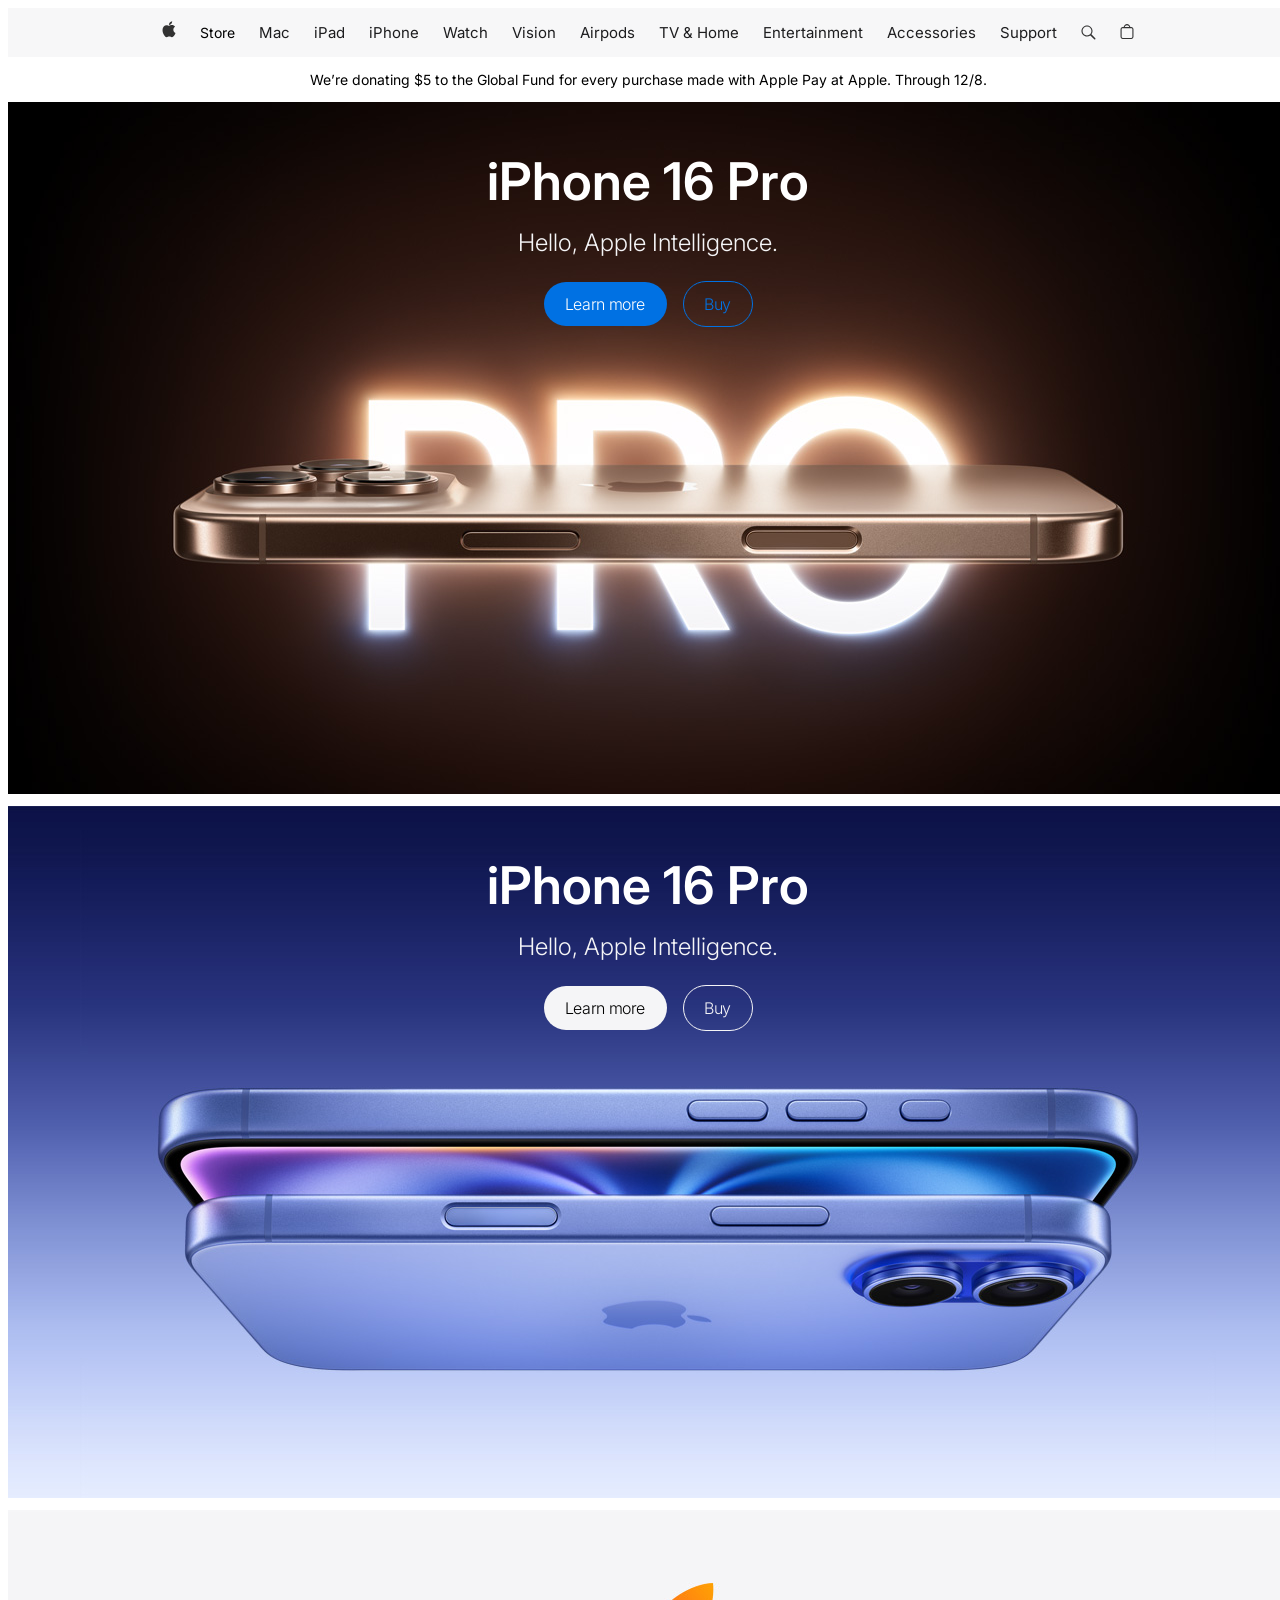
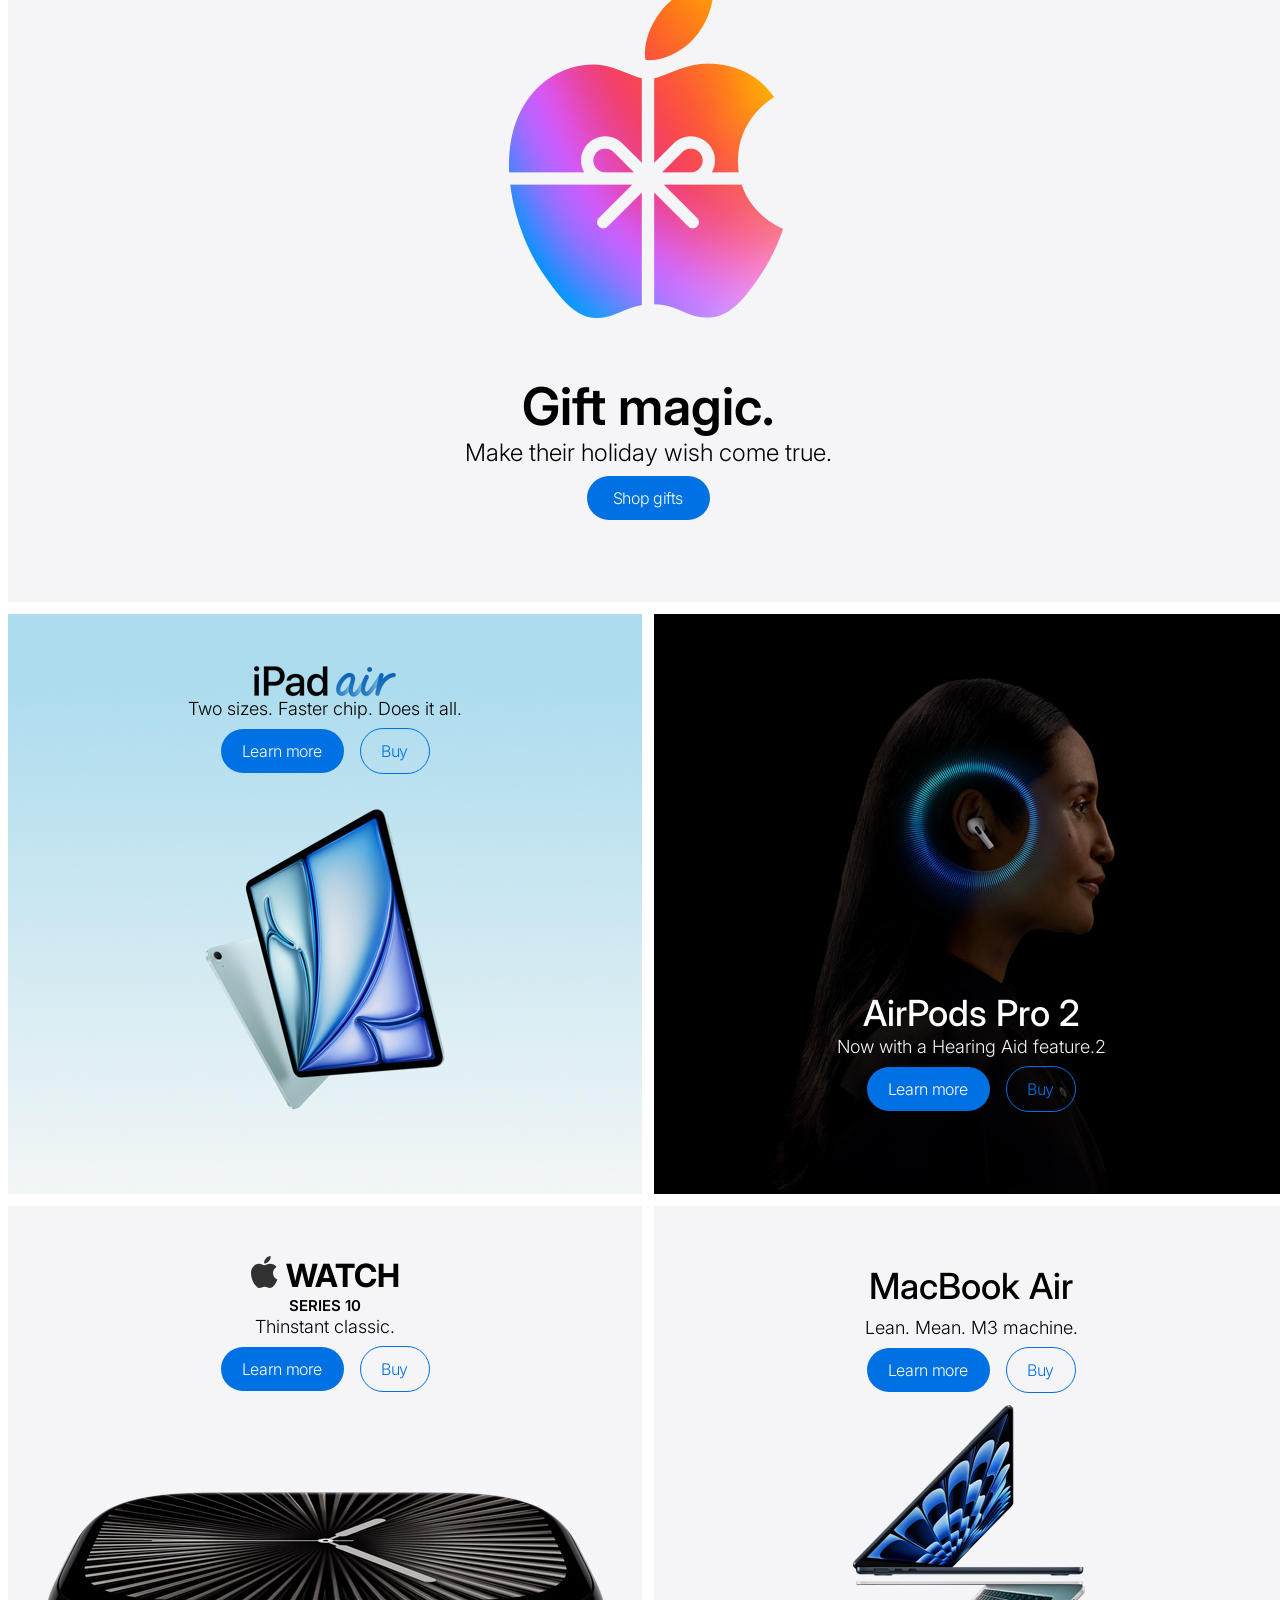
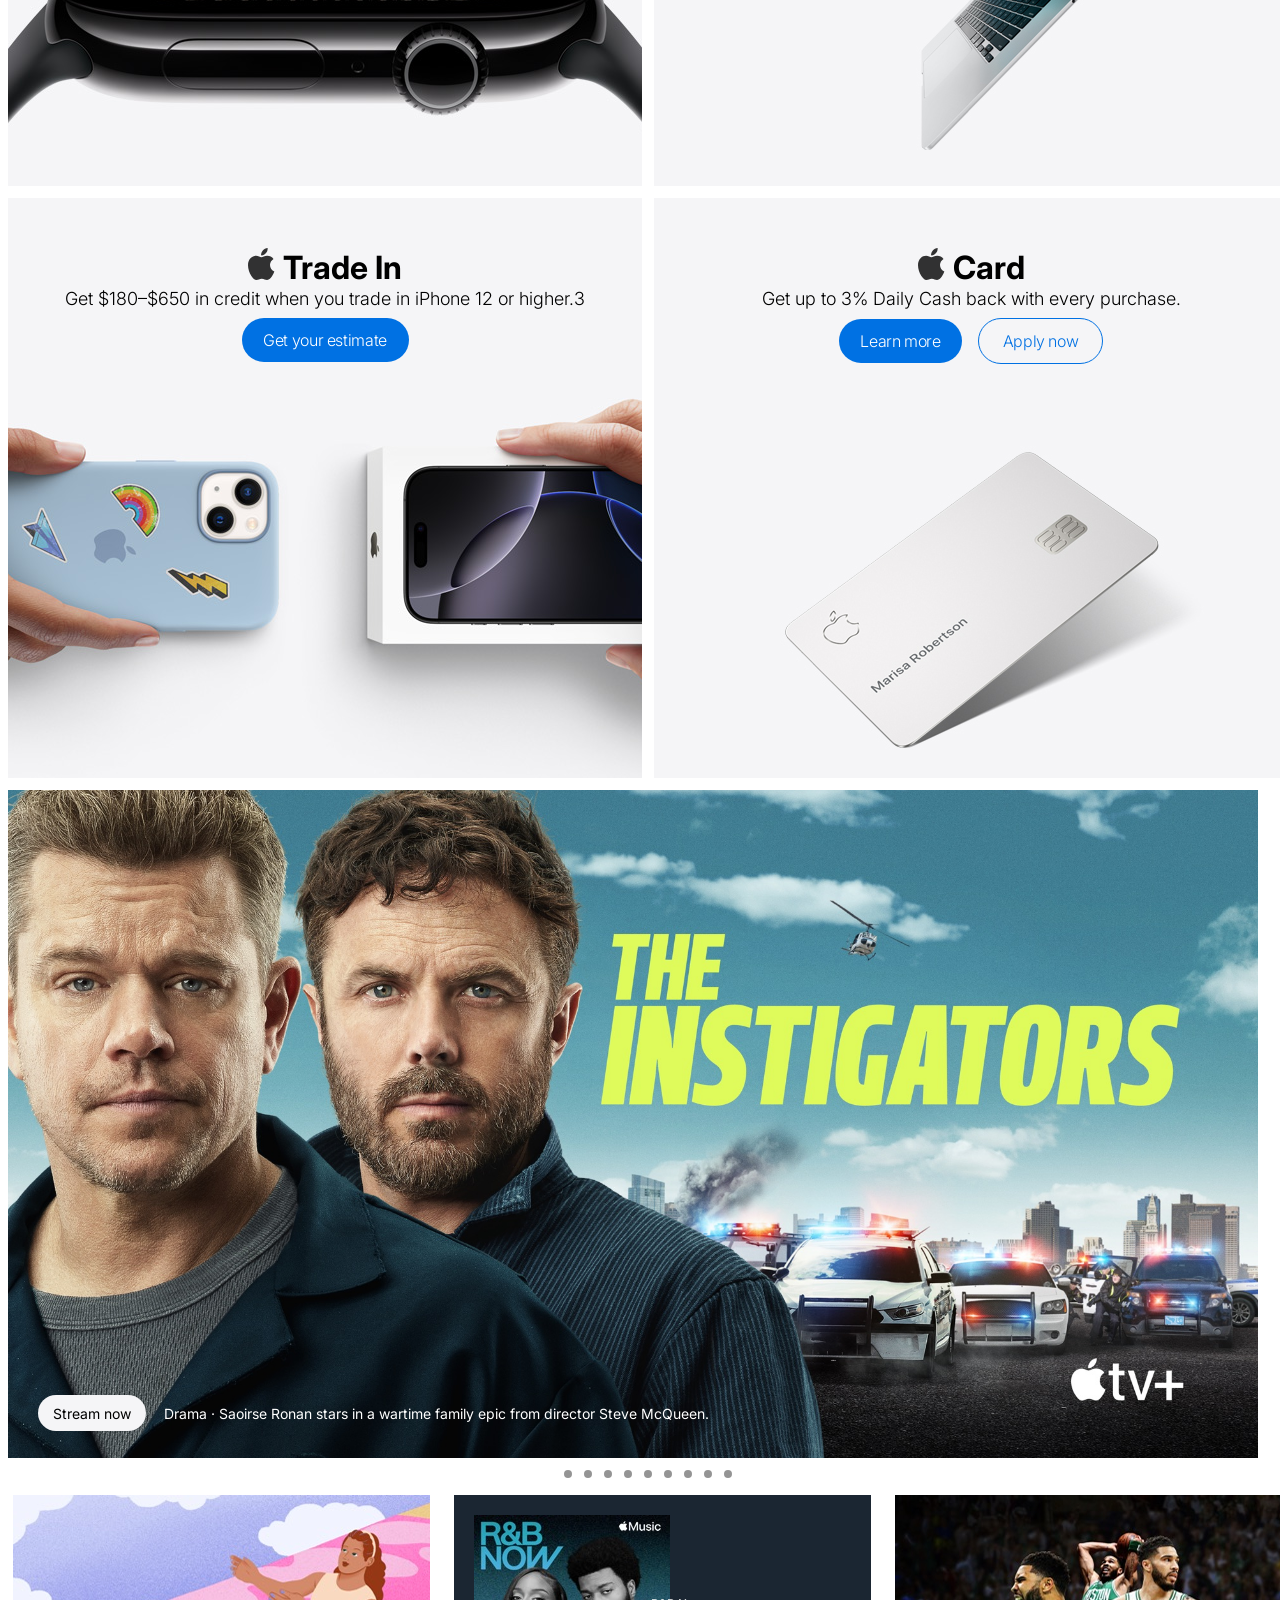
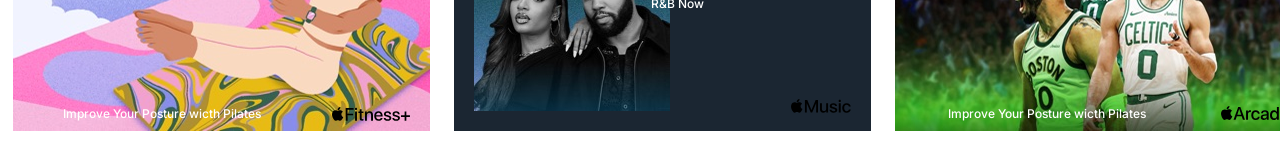
<file: index.html>
<!doctype html>
<html lang="en">
  <head>
    <meta charset="UTF-8" />
    <meta name="viewport" content="width=device-width, initial-scale=1.0" />
    <title>Document</title>
    <link rel="stylesheet" href="./Apple.css" />
    <link
      href="https://fonts.googleapis.com/css2?family=Bebas+Neue&family=Inter:ital,opsz,wght@0,14..32,100..900;1,14..32,100..900&family=Montserrat:ital,wght@0,100..900;1,100..900&family=Roboto:ital,wght@0,100..900;1,100..900&display=swap"
      rel="stylesheet"
    />
    <style></style>
  </head>
  <body>
    <div class="nav">
      <div class="logo">
        <img src="./logo.svg" />
      </div>
      <div class="navitem">
        <a href="./Store.html" target="_blank">Store</a>
        <p>Mac</p>
        <p>iPad</p>
        <p>iPhone</p>
        <p>Watch</p>
        <p>Vision</p>
        <p>Airpods</p>
        <p>TV & Home</p>
        <p>Entertainment</p>
        <p>Accessories</p>
        <p>Support</p>
      </div>
      <div class="navicon">
        <img src="./search.svg" />
        <img src="./store.svg" />
        <img src="./menu.svg" class="menu" />
      </div>
    </div>
    <div class="header">
      <p>
        We’re donating $5 to the Global Fund for every purchase made with
        Apple Pay at Apple. Through 12/8.
      </p>
    </div>
    <div class="main">
      <div class="section sec1">
        <div style="gap: 16px" class="content">
          <h2>iPhone 16 Pro</h2>
          <p>Hello, Apple Intelligence.</p>
          <div class="button">
            <div class="learn">Learn more</div>
            <div class="buy">Buy</div>
          </div>
        </div>
      </div>
      <div class="section sec11">
        <div class="content padding1">
          <h2>iPhone 16 Pro</h2>
          <p>Hello, Apple Intelligence.</p>
          <div class="button">
            <div class="learn">Learn more</div>
            <div class="buy">Buy</div>
          </div>
        </div>
      </div>
      <div class="section sec2">
        <div style="gap: 16px" class="content start">
          <h2>iPhone 16 Pro</h2>
          <p>Hello, Apple Intelligence.</p>
          <div class="button">
            <div
              style="background-color: #f5f5f7; color: #000000"
              class="learn"
            >
              Learn more
            </div>
            <div style="border-color: #f5f5f7; color: #f5f5f7" class="buy">
              Buy
            </div>
          </div>
        </div>
      </div>
      <div class="section sec21">
        <div class="content">
          <h2>iPhone 16 Pro</h2>
          <p>Hello, Apple Intelligence.</p>
          <div class="button">
            <div class="learn">Learn more</div>
            <div class="buy">Buy</div>
          </div>
        </div>
      </div>
      <div class="section sec3">
        <div class="content padding1">
          <h2 style="color: black">Gift magic.</h2>
          <p style="color: black">Make their holiday wish come true.</p>
          <div class="button">
            <div class="learn">Shop gifts</div>
          </div>
        </div>
      </div>
      <div class="sec4">
        <div class="sec41 s">
          <div class="content">
            <img src="./ipad.png" />
            <p style="font-size: 18px; color: #000000">
              Two sizes. Faster chip. Does it all.
            </p>
            <div class="button">
              <div class="learn">Learn more</div>
              <div class="buy">Buy</div>
            </div>
          </div>
        </div>
        <div class="sec42 s">
          <div class="content padding1">
            <h3 style="margin: 0; font-size: 36px; font-weight: 500">
              AirPods Pro 2
            </h3>
            <p style="font-size: 18px; font-weight: 300">
              Now with a Hearing Aid feature.2
            </p>
            <div class="button">
              <div style="background-color: #0071e3" class="learn">
                Learn more
              </div>
              <div style="border-color: #0071e3" class="buy">Buy</div>
            </div>
          </div>
        </div>
      </div>
      <div class="sec5">
        <div class="sec51 s">
          <div class="content content51">
            <div class="apple">
              <img src="./apple.svg" />
              <p>WATCH</p>
            </div>
            <p class="series">SERIES 10</p>
            <p style="font-size: 18px; color: #000000">Thinstant classic.</p>
            <div class="button">
              <div class="learn">Learn more</div>
              <div class="buy">Buy</div>
            </div>
          </div>
        </div>
        <div class="sec52 s">
          <div class="content content52">
            <h2 style="font-size: 36px; font-weight: 500; color: #000000">
              MacBook Air
            </h2>
            <p style="font-size: 18px; font-weight: 300; color: #000000">
              Lean. Mean. M3 machine.
            </p>
            <div class="button">
              <div class="learn">Learn more</div>
              <div class="buy">Buy</div>
            </div>
          </div>
        </div>
      </div>
      <div class="sec6">
        <div class="sec61 s">
          <div class="content content61">
            <div class="apple">
              <img src="./apple.svg" />
              <p>Trade In</p>
            </div>

            <p style="font-size: 18px; font-weight: 300; color: #000000">
              Get $180–$650 in credit when you trade in iPhone 12 or higher.3
            </p>
            <div class="button">
              <div style="width: 167px; height: 44px" class="learn">
                Get your estimate
              </div>
            </div>
          </div>
        </div>
        <div class="sec62 s">
          <div class="content content62">
            <div class="apple">
              <img src="./apple.svg" />
              <p>Card</p>
            </div>

            <p style="font-size: 18px; font-weight: 300; color: #000000">
              Get up to 3% Daily Cash back with every purchase.
            </p>
            <div class="button">
              <div class="learn">Learn more</div>
              <div style="width: 123px; height: 44px" class="buy">
                Apply now
              </div>
            </div>
          </div>
        </div>
      </div>
      <div class="scroll-area">
        <div id="movie1" class="movie m1">
          <div class="text">
            <div class="stream">Stream now</div>
            <div class="drama">
              Drama · Saoirse Ronan stars in a wartime family epic from director
              Steve McQueen.
            </div>
          </div>
        </div>
        <div id="movie2" class="movie m2">
          <div class="text">
            <div class="stream">Stream now</div>
            <div class="drama">
              Drama · Saoirse Ronan stars in a wartime family epic from director
              Steve McQueen.
            </div>
          </div>
        </div>
        <div id="movie3" class="movie m3">
          <div class="text">
            <div class="stream">Stream now</div>
            <div class="drama">
              Drama · Saoirse Ronan stars in a wartime family epic from director
              Steve McQueen.
            </div>
          </div>
        </div>
        <div id="movie4" class="movie m4">
          <div class="text">
            <div class="stream">Stream now</div>
            <div class="drama">
              Drama · Saoirse Ronan stars in a wartime family epic from director
              Steve McQueen.
            </div>
          </div>
        </div>
        <div id="movie5" class="movie m5">
          <div class="text">
            <div class="stream">Stream now</div>
            <div class="drama">
              Drama · Saoirse Ronan stars in a wartime family epic from director
              Steve McQueen.
            </div>
          </div>
        </div>
        <div id="movie6" class="movie m6">
          <div class="text">
            <div class="stream">Stream now</div>
            <div class="drama">
              Drama · Saoirse Ronan stars in a wartime family epic from director
              Steve McQueen.
            </div>
          </div>
        </div>
        <div id="movie7" class="movie m7">
          <div class="text">
            <div class="stream">Stream now</div>
            <div class="drama">
              Drama · Saoirse Ronan stars in a wartime family epic from director
              Steve McQueen.
            </div>
          </div>
        </div>
        <div id="movie8" class="movie m8">
          <div class="text">
            <div class="stream">Stream now</div>
            <div class="drama">
              Drama · Saoirse Ronan stars in a wartime family epic from director
              Steve McQueen.
            </div>
          </div>
        </div>
        <div id="movie9" class="movie m9">
          <div class="text">
            <div class="stream">Stream now</div>
            <div class="drama">
              Drama · Saoirse Ronan stars in a wartime family epic from director
              Steve McQueen.
            </div>
          </div>
        </div>
      </div>
      <div class="hovercircle">
        <a href="#movie1">
          <div class="circle"></div>
        </a>
        <a href="#movie2">
          <div class="circle"></div>
        </a>
        <a href="#movie3">
          <div class="circle"></div>
        </a>
        <a href="#movie4">
          <div class="circle"></div>
        </a>
        <a href="#movie5">
          <div class="circle"></div>
        </a>
        <a href="#movie6">
          <div class="circle"></div>
        </a>
        <a href="#movie7">
          <div class="circle"></div>
        </a>
        <a href="#movie8">
          <div class="circle"></div>
        </a>
        <a href="#movie9">
          <div class="circle"></div>
        </a>
      </div>
      <div class="scroll">
        <div class="gallery">
          <div class="bg" style="background-image: url(./bg1.png)">
            <div class="in">
              <p>Improve Your Posture wicth Pilates</p>
              <img class="lg" src="./fit.svg" />
            </div>
          </div>
          <div class="bg bg22" style="background-color: #1b2632">
            <div class="in">
              <img
                style="min-width: 196px; min-height: 196px"
                class="bg21"
                src="./bg2.jpg"
              />
              <p class="bg2">R&B Now</p>
              <img class="lg music" style="width: 60px" src="./music.svg" />
            </div>
          </div>
          <div class="bg" style="background-image: url(./bg3.png)">
            <div class="in">
              <p>Improve Your Posture wicth Pilates</p>
              <img class="lg" src="./arc.svg" />
            </div>
          </div>
          <div class="bg" style="background-image: url(./bg4.png)">
            <div class="in">
              <p>Improve Your Posture wicth Pilates</p>
              <img class="lg" src="./fit.svg" />
            </div>
          </div>
          <div class="bg bg55" style="background-color: #ebb799">
            <div class="in">
              <img
                style="min-width: 196px; min-height: 196px"
                class="musicbg"
                src="./bg5.jpg"
              />

              <img class="bg5 lg" scr="./music.svg" />
            </div>
          </div>
        </div>
      </div>
    </div>
  </body>
</html>
</file>
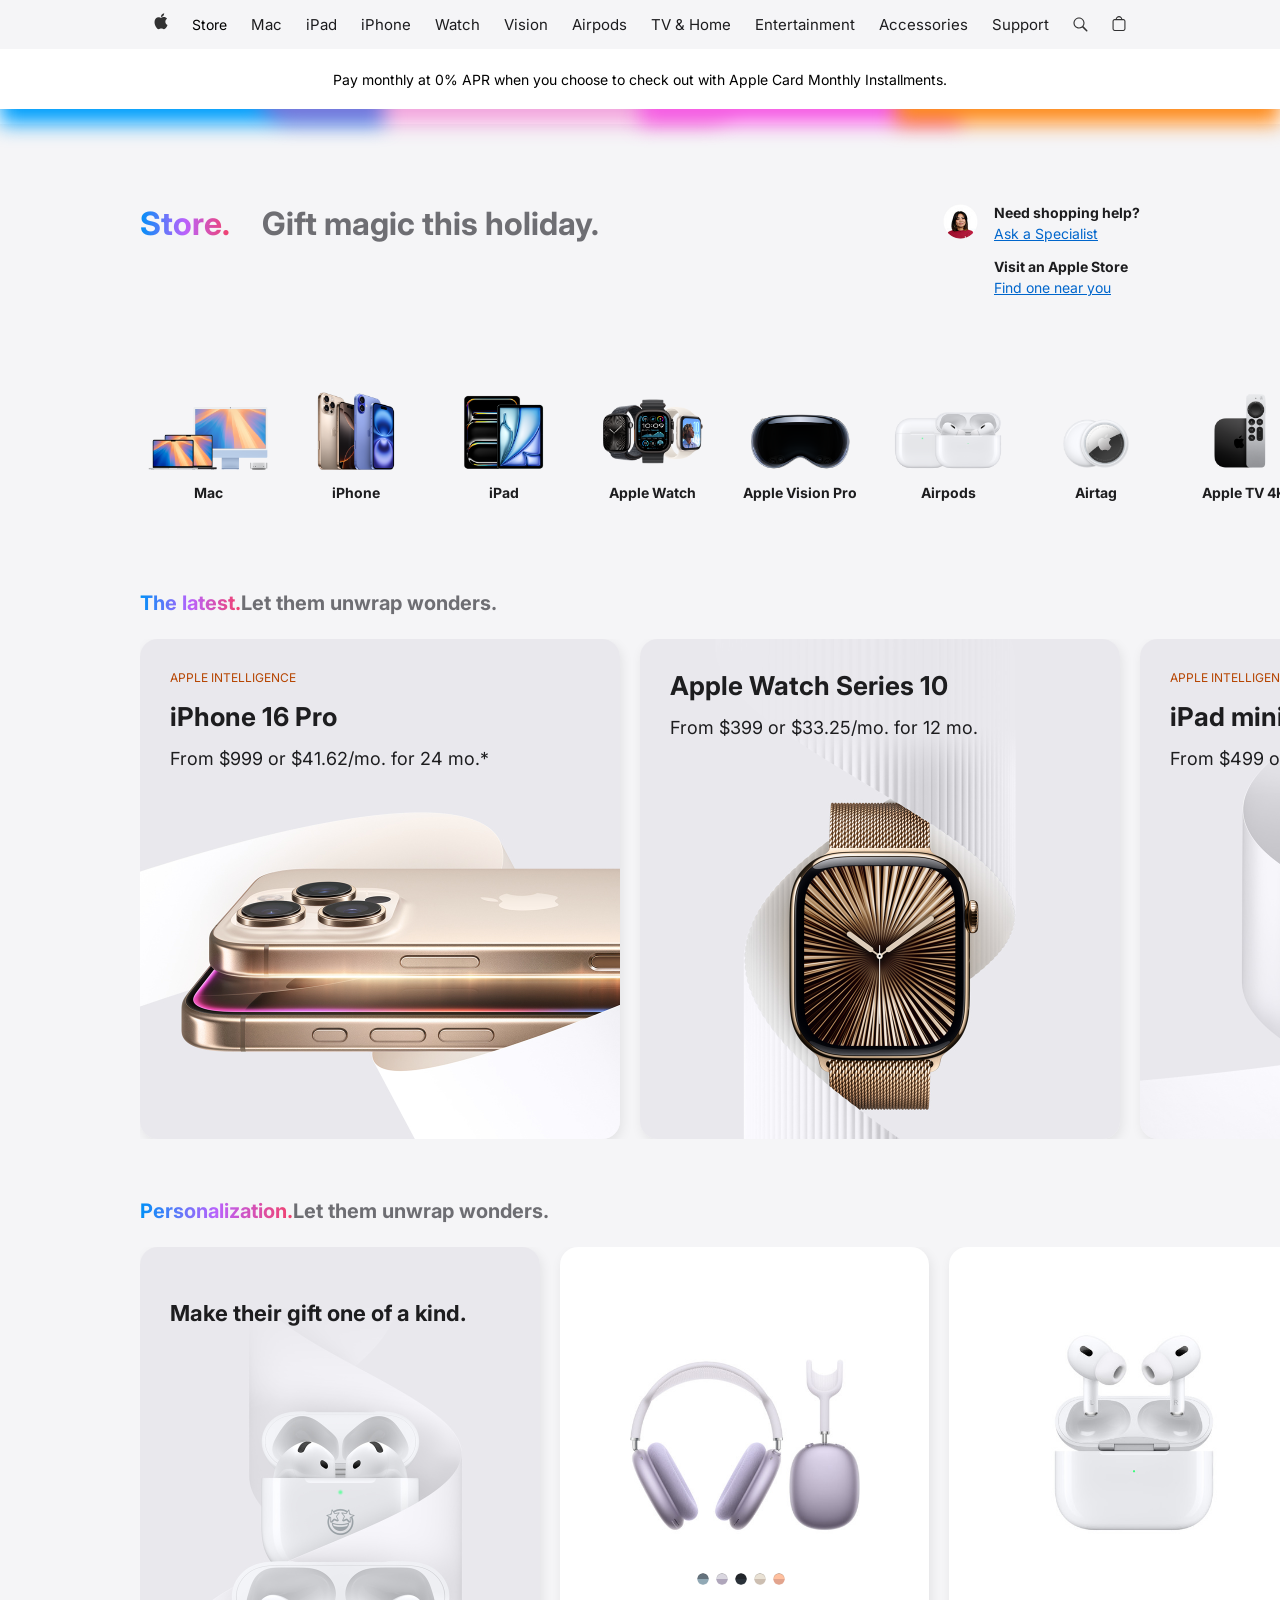
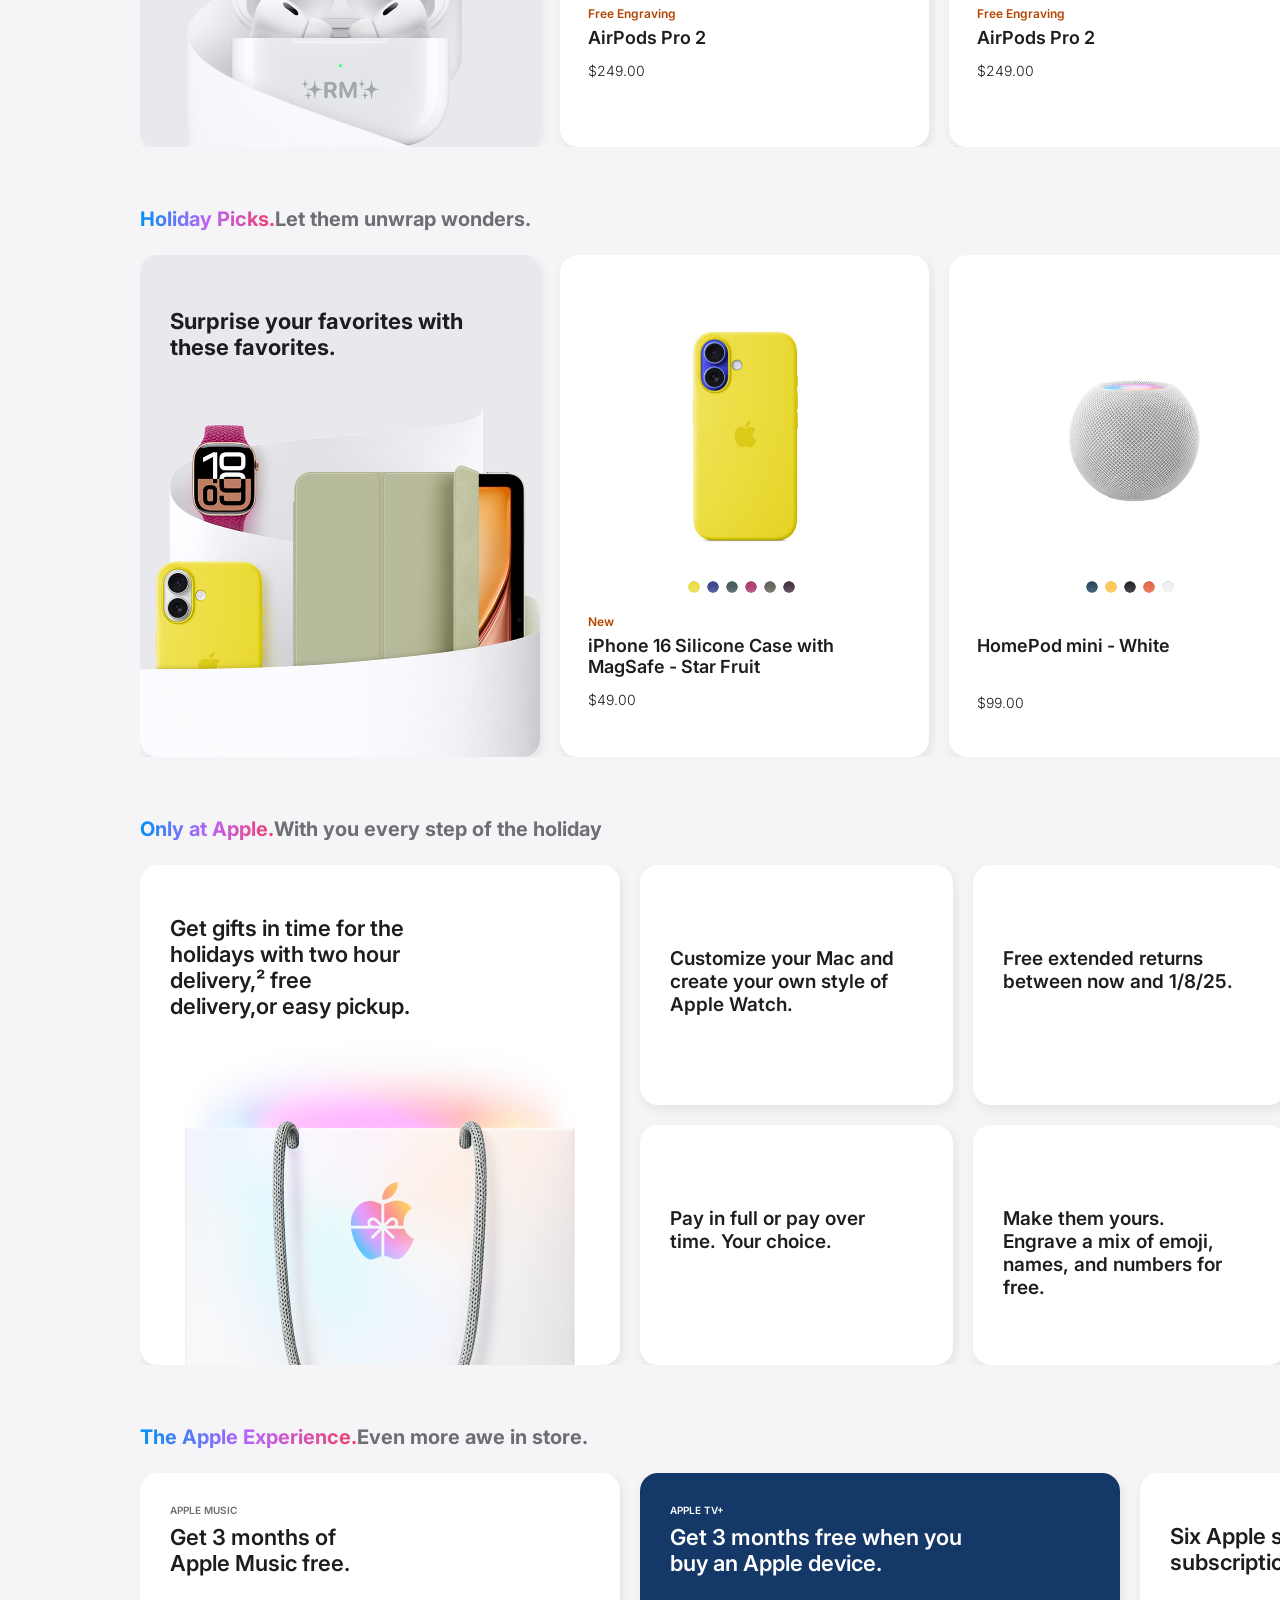
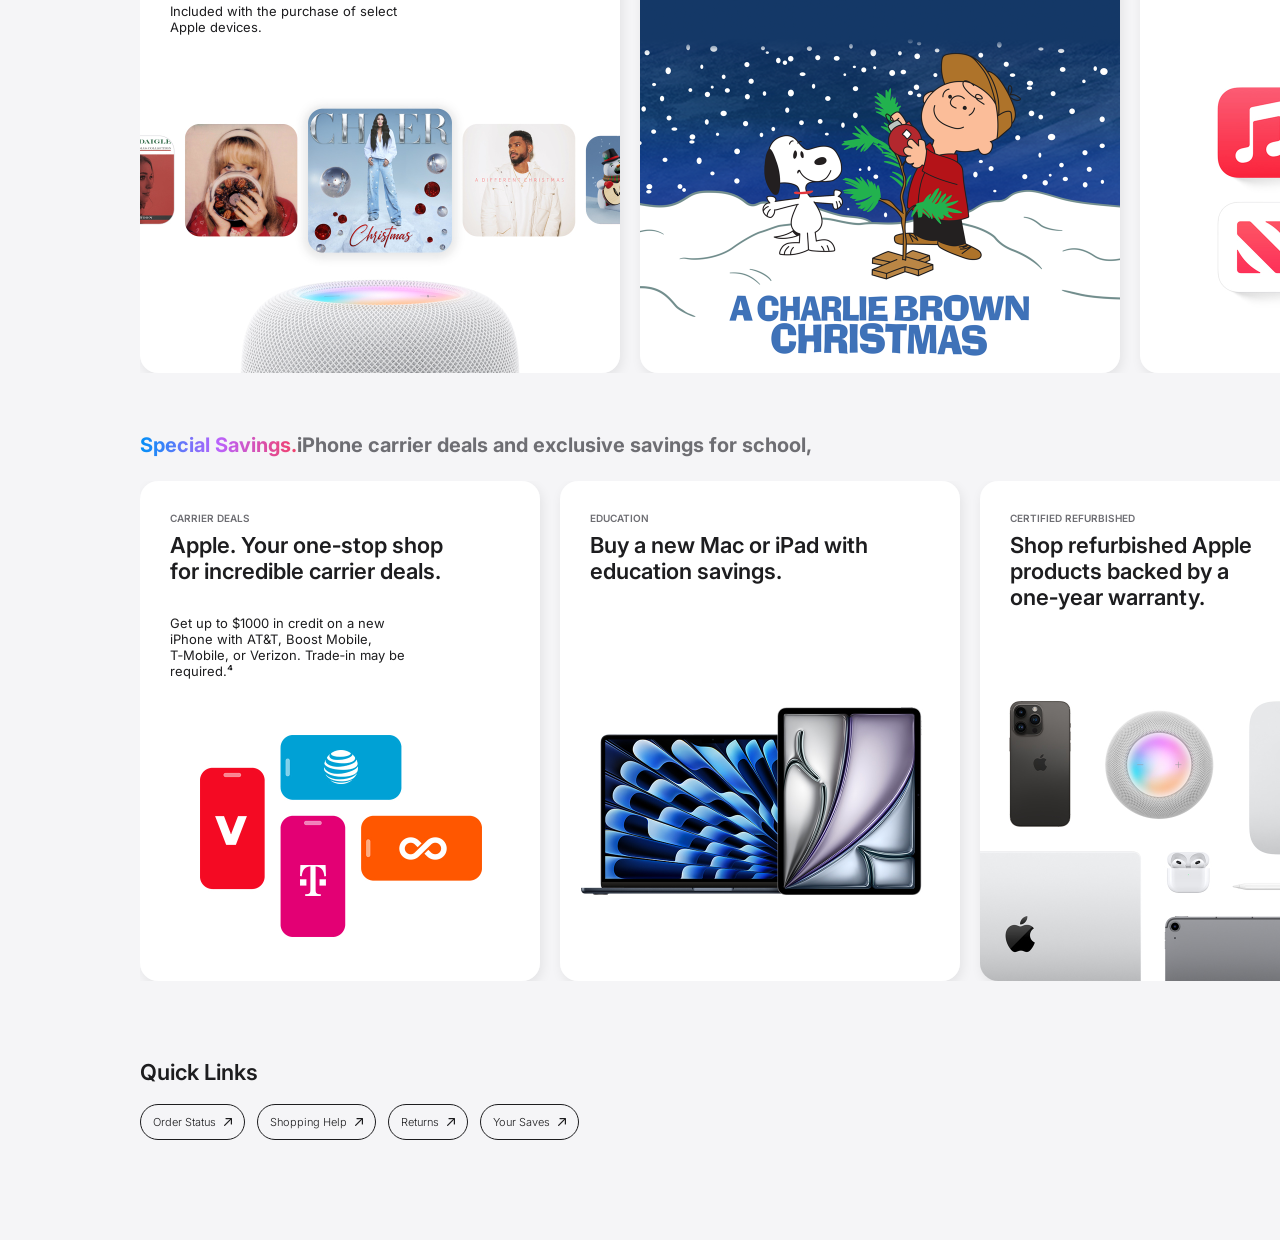
<file: Store.html>
<!doctype html>
<html lang="en">

<head>
  <meta charset="UTF-8" />
  <meta name="viewport" content="width=device-width, initial-scale=1.0" />
  <title>Store</title>
  <link rel="stylesheet" href="Store.css" />
  <link
    href="https://fonts.googleapis.com/css2?family=Bebas+Neue&family=Inter:ital,opsz,wght@0,14..32,100..900;1,14..32,100..900&family=Montserrat:ital,wght@0,100..900;1,100..900&family=Roboto:ital,wght@0,100..900;1,100..900&display=swap"
    rel="stylesheet" />
</head>

<body>
  <div class="nav">
    <div class="logo">
      <img src="./logo.svg" />
    </div>
    <div class="navitem">
      <a href="./Store.html" target="_blank">Store</a>
      <p>Mac</p>
      <p>iPad</p>
      <p>iPhone</p>
      <p>Watch</p>
      <p>Vision</p>
      <p>Airpods</p>
      <p>TV & Home</p>
      <p>Entertainment</p>
      <p>Accessories</p>
      <p>Support</p>
    </div>
    <div class="navicon">
      <img src="./search.svg" />
      <img src="./store.svg" />
      <img src="./menu.svg" class="menu" />
    </div>
  </div>
  <div class="box">
    <div class="header">
      <p>
        Pay monthly at 0% APR when you choose to check out with Apple Card
        Monthly Installments.
      </p>
    </div>
    <div class="gradient">
      <div class="relative">
        <div class="color blue"></div>
        <div class="color pink"></div>
        <div class="color pinky"></div>
        <div class="color orange"></div>
      </div>
    </div>
  </div>
  <div class="section">
    <div class="section1">
      <div class="header1">
        <h1 class="colort">Store.</h1>
        <h1 class="grey">Gift magic this holiday.</h1>
      </div>
      <div class="shoppinghelp">
        <img style="width: 35px; height: 35px; border-radius: 100px" src="./help.jpg" />
        <div class="help" style="margin: 0">
          <div class="need">
            <p class="need1">Need shopping help?</p>
            <p class="need2">Ask a Specialist</p>
          </div>
          <div class="visit">
            <p class="visit1">Visit an Apple Store</p>
            <p class="visit2">Find one near you</p>
          </div>
        </div>
      </div>
    </div>
    <div class="section2">
      <div class="item1 item">
        <img class="zurag" src="./item1.png" />
        <p>Mac</p>
      </div>
      <div class="item2 item">
        <img class="zurag" src="./item2.png" />
        <p>iPhone</p>
      </div>
      <div class="item3 item">
        <img class="zurag" src="./item3.png" />
        <p>iPad</p>
      </div>
      <div class="item4 item">
        <img class="zurag" src="./item4.png" />
        <p>Apple Watch</p>
      </div>
      <div class="item5 item">
        <img class="zurag" src="./item5.png" />
        <p>Apple Vision Pro</p>
      </div>
      <div class="item6 item">
        <img class="zurag" src="./item6.png" />
        <p>Airpods</p>
      </div>
      <div class="item7 item">
        <img class="zurag" src="./item7.png" />
        <p>Airtag</p>
      </div>
      <div class="item8 item">
        <img class="zurag" src="./item8.png" />
        <p>Apple TV 4K</p>
      </div>
      <div class="item9 item">
        <img class="zurag" src="./item9.png" />
        <p>Homepod</p>
      </div>
      <div class="item10 item">
        <img class="zurag" src="./item10.png" />
        <p>Accessories</p>
      </div>
      <div class="item11 item">
        <img class="zurag" src="./item11.png" />
        <p>Apple Gift Card</p>
      </div>
    </div>
  </div>
  <div class="main">
    <div class="sec">
      <div class="p">
        <p class="colort text">The latest.</p>
        <p class="grey text">Let them unwrap wonders.</p>
      </div>

      <div class="list">
        <div class="image1 image">
          <div class="listitem">
            <p style="
                  color: #b64400;
                  font-family: Inter;
                  font-size: 12px;
                  margin: 0;
                ">
              APPLE INTELLIGENCE
            </p>
            <p style="
                  color: #1d1d1f;
                  font-family: Inter;
                  font-size: 26px;
                  font-style: normal;
                  font-weight: 700;
                  margin: 0;
                ">
              iPhone 16 Pro
            </p>
            <p style="
                  color: #1d1d1f;
                  font-family: Inter;
                  font-size: 18px;
                  margin: 0;
                ">
              From $999 or $41.62/mo. for 24 mo.*
            </p>
          </div>
        </div>
        <div class="image2 image">
          <div class="listitem">
            <p style="
                  color: #1d1d1f;
                  font-family: Inter;
                  font-size: 26px;
                  font-style: normal;
                  font-weight: 700;
                  margin: 0;
                ">
              Apple Watch Series 10
            </p>
            <p style="
                  color: #1d1d1f;
                  font-family: Inter;
                  font-size: 18px;
                  margin: 0;
                ">
              From $399 or $33.25/mo. for 12 mo.
            </p>
          </div>
        </div>
        <div class="image3 image">
          <div class="listitem">
            <p style="
                  color: #b64400;
                  font-family: Inter;
                  font-size: 12px;
                  margin: 0;
                ">
              APPLE INTELLIGENCE
            </p>
            <p style="
                  color: #1d1d1f;
                  font-family: Inter;
                  font-size: 26px;
                  font-style: normal;
                  font-weight: 700;
                  margin: 0;
                ">
              iPad mini
            </p>
            <p style="
                  color: #1d1d1f;
                  font-family: Inter;
                  font-size: 18px;
                  margin: 0;
                ">
              From $499 or $41.58/mo. for 12 mo.
            </p>
          </div>
        </div>
        <div class="image4 image">
          <div class="listitem">
            <p style="
                  color: #b64400;
                  font-family: Inter;
                  font-size: 12px;
                  margin: 0;
                ">
              APPLE INTELLIGENCE
            </p>
            <p style="
                  color: #1d1d1f;
                  font-family: Inter;
                  font-size: 26px;
                  font-style: normal;
                  font-weight: 700;
                  margin: 0;
                ">
              MacBook Pro
            </p>
            <p style="
                  color: #1d1d1f;
                  font-family: Inter;
                  font-size: 18px;
                  margin: 0;
                ">
              From $1599 or $133.25/mo. for 12 mo.
            </p>
          </div>
        </div>
      </div>
    </div>
    <div class="sec" >
      <div class="p">
        <p class="colort text">Personalization.</p>
        <p class="grey text">Let them unwrap wonders.</p>
      </div>

      <div class="list">
        <div class="list1" style="background-image: url(./ima1.jpg)">
          <p>Make their gift one of a kind.</p>
        </div>
        <div class="listt list2">
          <img style="width: 230px; height: 230px" src="./ima2.jpg" />
          <div class="tseg">
            <img class="colorr" src="./color1.jpg" />
            <img class="colorr" src="./color2.jpg" />
            <img class="colorr" src="./color3.jpg" />
            <img class="colorr" src="./color4.jpg" />
            <img class="colorr" src="./color5.jpg" />
          </div>
          <div class="desc">
            <div class="desc1">
              <p class="shar">Free Engraving</p>
              <p class="har">AirPods Pro 2</p>
            </div>
            <div class="desc2">
              <p>$249.00</p>
            </div>
          </div>
        </div>
        <div class="listt list2 list33">
          <img style="width: 230px; height: 230px" src="./ima3.jpg" />
          <div class="desc">
            <div class="desc1">
              <p class="shar">Free Engraving</p>
              <p class="har">AirPods Pro 2</p>
            </div>
            <div class="desc2">
              <p>$249.00</p>
            </div>
          </div>
        </div>
        <div class="listt list2 list33">
          <img style="width: 230px; height: 230px" src="./ima4.jpg" />
          <div class="desc">
            <div class="desc1">
              <p class="shar">Free Engraving</p>
              <p class="har">AirPods 4 with Active Noise Cancellation</p>
            </div>
            <div class="desc2">
              <p>$179.00</p>
            </div>
          </div>
        </div>
        <div class="listt list2 list33">
          <img style="width: 230px; height: 230px" src="./ima5.jpg" />
          <div class="desc">
            <div class="desc1">
              <p class="shar">New</p>
              <p class="har">Apple Pencil Pro</p>
            </div>
            <div class="desc2">
              <p>$249.00</p>
            </div>
          </div>
        </div>
        <div class="listt list2 list33">
          <img style="width: 230px; height: 230px" src="./ima3.jpg" />
          <div class="desc">
            <div class="desc1">
              <p class="shar">Free Engraving</p>
              <p class="har">AirPods Pro 2</p>
            </div>
            <div class="desc2">
              <p>$249.00</p>
            </div>
          </div>
        </div>
      </div>
    </div>
    <div class="sec">
      <div class="p">
        <p class="colort text">Holiday Picks.</p>
        <p class="grey text">Let them unwrap wonders.</p>
      </div>

      <div class="list">
        <div class="list1" style="background-image: url(./i1.jpg)">
          <p>Surprise your favorites with these favorites.</p>
        </div>
        <div class="listt list2">
          <img style="width: 230px; height: 230px" src="./i2.jpg" />
          <div class="tseg">
            <img class="colorr" src="./c1.jpg" />
            <img class="colorr" src="./c2.jpg" />
            <img class="colorr" src="./c3.jpg" />
            <img class="colorr" src="./c4.jpg" />
            <img class="colorr" src="./c5.jpg" />
            <img class="colorr" src="./c6.jpg" />
          </div>
          <div class="desc">
            <div class="desc1">
              <p class="shar">New</p>
              <p class="har">
                iPhone 16 Silicone Case with MagSafe - Star Fruit
              </p>
            </div>
            <div class="desc2">
              <p>$49.00</p>
            </div>
          </div>
        </div>
        <div class="listt list2">
          <img style="width: 230px; height: 230px" src="./i3.jpg" />
          <div class="tseg">
            <img class="colorr" src="./co1.jpg" />
            <img class="colorr" src="./co2.jpg" />
            <img class="colorr" src="./co3.jpg" />
            <img class="colorr" src="./co4.jpg" />
            <img class="colorr" src="./co5.jpg" />
          </div>
          <div class="desc">
            <div class="desc1">
              <p style="color: #fff" class="shar">New</p>
              <p class="har">HomePod mini - White</p>
              <p style="color: #fff; margin: 0">hh</p>
            </div>
            <div class="desc2">
              <p>$99.00</p>
            </div>
          </div>
        </div>
        <div class="listt list2">
          <img style="width: 230px; height: 230px" src="./i4.jpg" />
          <div class="tseg">
            <img class="colorr" src="./col1.jpg" />
            <img class="colorr" src="./col2.jpg" />
            <img class="colorr" src="./col3.jpg" />
            <img class="colorr" src="./col4.jpg" />
          </div>
          <div class="desc">
            <div class="desc1">
              <p style="color: #fff" class="shar">New</p>
              <p class="har">Smart Folio for iPad Air 11 - inch (M2) - Sage</p>
            </div>
            <div class="desc2">
              <p>$79.00</p>
            </div>
          </div>
        </div>
        <div class="listt list2">
          <img style="width: 230px; height: 230px" src="./i5.jpg" />
          <div class="tseg">
            <img class="colorr" src="./colo1.jpg" />
            <img class="colorr" src="./colo2.jpg" />
            <img class="colorr" src="./colo3.jpg" />
          </div>
          <div class="desc">
            <div class="desc1">
              <p class="shar">New</p>
              <p class="har">
                Beats Solo 4 - On-Ear Wireless Headphones - Slate Blue
              </p>
            </div>
            <div class="desc2">
              <p>$79.00</p>
            </div>
          </div>
        </div>
        <div class="listt list2">
          <img style="width: 230px; height: 230px" src="./i3.jpg" />
          <div class="tseg">
            <img class="colorr" src="./co1.jpg" />
            <img class="colorr" src="./co2.jpg" />
            <img class="colorr" src="./co3.jpg" />
            <img class="colorr" src="./co4.jpg" />
            <img class="colorr" src="./co5.jpg" />
          </div>
          <div class="desc">
            <div class="desc1">
              <p style="color: #fff" class="shar">New</p>
              <p class="har">HomePod mini - White</p>
              <p style="color: #fff; margin: 0">hh</p>
            </div>
            <div class="desc2">
              <p>$99.00</p>
            </div>
          </div>
        </div>
      </div>
      </div>
      <div class="sec">
        <div class="p">
          <p class="colort text">Only at Apple.</p>
          <p class="grey text">With you every step of the holiday</p>
        </div>

        <div class="list">
          <div class="gift " style="background-image: url(./im1.jpg)">
            <p class="get">
              Get gifts in time for the holidays with two hour delivery,² free
              delivery,or easy pickup.
            </p>
          </div>
          <div class="whitebox">
            <div class="white">
              <p>
                Customize your Mac and create your own style of Apple Watch.
              </p>
            </div>
            <div class="white">
              <p>Pay in full or pay over time. Your choice.</p>
            </div>
          </div>
          <div class="whitebox">
            <div class="white">
              <p>Free extended returns between now and 1/8/25.</p>
            </div>
            <div class="white">
              <p>
                Make them yours. Engrave a mix of emoji, names, and numbers for
                free.
              </p>
            </div>
          </div>
          <div class="gift " style="background-image: url(./im2.jpg)">
            <p class="trade">APPLE TRADE IN</p>
            <p class="get" style="padding: 8px 30px">
              Trade in your current device. Get credit toward a new one.³
            </p>
          </div>
          <div class="gift " style="background-image: url(./im3.jpg)">
            <p class="trade">APPLE SPECIALIST</p>
            <p class="get" style="padding: 8px 30px">
              Find gifts with an Apple Specialist in a store or online.
            </p>
          </div>
        </div>
      </div>
      <div class="sec">
        <div class="p">
          <p class="colort text">The Apple Experience.</p>
          <p class="grey text">Even more awe in store.</p>
        </div>

        <div class="list">
          <div class="gift " style="background-image: url(./ig1.jpg)">
            <p class="trade">APPLE MUSIC</p>
            <p class="get" style="padding: 8px 30px; width: 275px; height: 66px">
              Get 3 months of Apple Music free.
            </p>
            <p class="jijig">
              Included with the purchase of select Apple devices.
            </p>
          </div>
          <div class="gift " style="background-image: url(./ig2.png)">
            <p class="trade" style="color: #fff">APPLE TV+</p>
            <p class="get" style="padding: 8px 30px; color: #fff">
              Get 3 months free when you buy an Apple device.
            </p>
          </div>
          <div class="gift " style="background-image: url(./ig3.jpg)">
            <p class="get" style="padding: 50px 30px">
              Six Apple services. One easy subscription.
            </p>
          </div>
          <div class="gift " style="background-image: url(./ig4.jpg)">
            <p class="trade">APPLE INTELLIGENCE</p>
            <p class="get" style="padding: 8px 30px">
              New features for writing, focus,communication, and more.
            </p>
          </div>
        </div>
      </div>
      <div class="sec">
        <div class="p">
          <p class="colort text">Special Savings.</p>
          <p class="grey text">
            iPhone carrier deals and exclusive savings for school,
          </p>
        </div>

        <div class="list">
          <div class="gift giftt" style="background-image: url(./iga1.jpg)">
            <p class="trade">CARRIER DEALS</p>
            <p class="get" style="padding: 8px 30px; width: 275px; height: 66px">
              Apple. Your one‑stop shop for incredible carrier deals.
            </p>
            <p class="jijig" style="padding-top: 20px;">
              Get up to $1000 in credit on a new iPhone with AT&T, Boost Mobile, T‑Mobile, or Verizon. Trade‑in may be required.⁴
            </p>
          </div>
          <div class="gift giftt" style="background-image: url(./iga2.jpg)">
            <p class="trade">EDUCATION</p>
            <p class="get" style="padding: 8px 30px">
              Buy a new Mac or iPad with education savings.
            </p>
          </div>
          <div class="gift giftt" style="background-image: url(./iga3.jpg)">
            <p class="trade">CERTIFIED REFURBISHED</p>
            <p class="get" style="padding: 8px 30px">
              Shop refurbished Apple products backed by a
one‑year warranty.
            </p>
          </div>
          <div class="gift giftt" style="background-image: url(./iga4.jpg)">
            <p class="trade">BUSINESS</p>
            <p class="get" style="padding: 8px 30px; color: #FFF;">
              From enterprise to small business, we’ll work with you.
            </p>
          </div>
          <div class="gift giftt" style="background-image: url(./iga5.jpg)">
            <p class="trade">GOVERNMENT</p>
            <p class="get" style="padding: 8px 30px">
              Special pricing is available
for state, local, and federal
agencies.
            </p>
          </div>
        </div>
      </div>
      <div class="footer">
        <h2>
Quick Links
        </h2>
        <div class="frame">
          <div class="order">
            <p>Order Status</p>
            <img class="ic" src="./Vector (1).svg"/>
          </div>
          <div class="order">
            <p>Shopping Help</p>
            <img class="ic" src="./Vector (1).svg"/>
          </div>
          <div class="order">
            <p>Returns</p>
            <img class="ic" src="./Vector (1).svg"/>
          </div>
          <div class="order">
            <p>Your Saves</p>
            <img class="ic" src="./Vector (1).svg"/>
          </div>
        </div>
      </div>
   
</body>

</html>
</file>
<file: Apple.css>
body {
  width: 100%;
  background-color: white;
}
.nav {
  display: flex;
  justify-content: center;
  align-items: center;
  gap: 24px;
  background-color: #f5f5f7cc;
}
a {
  text-decoration: none;

  color: #000;
  text-align: center;
  font-family: Inter;
  font-size: 14px;
  font-style: normal;
  font-weight: 400;
}
.navitem {
  display: flex;
  gap: 24px;
  align-items: center;
}
.navitem p {
  font-family: Inter;
  font-size: 15px;
  font-style: normal;
  font-weight: 400;
  color: #1d1d1f;
}
.navicon {
  display: flex;
  align-items: center;
  gap: 24px;
}
.menu {
  display: none;
}
.header {
  display: flex;
  justify-content: center;
  align-items: center;
}
.header p {
  font-family: Inter;
  font-size: 14px;
  font-style: normal;
  font-weight: 400;
}
.main {
  display: flex;
  flex-direction: column;
  gap: 12px;
}
.section {
  width: 100%;
  background-position: center;
  height: 692px;

  background-repeat: no-repeat;
  display: flex;
  flex-direction: column;
  align-items: center;
}
.content h2 {
  font-size: 52px;
  text-align: center;
  margin: 0;
  font-weight: 600;
  line-height: 60px; /* 115.385% */
}
.content p {
  margin: 0;
  font-family: inter;
  color: #f5f5f7;
  text-align: center;
  font-family: Inter;
  font-size: 24px;
  font-style: normal;
  font-weight: 300;
}
.content {
  color: white;
  display: flex;
  flex-direction: column;
  align-items: center;
  padding-top: 50px;
  font-family: inter;
  gap: 16px;
}
.button {
  display: flex;
  gap: 16px;
  justify-content: center;
  align-items: center;
  margin-top: 8px;
}
.learn {
  width: 123px;
  height: 44px;
  background-color: #0071e3;
  border-radius: 100px;
  display: flex;
  align-items: center;
  justify-content: center;
  font-size: 16px;
  font-weight: 300;
  letter-spacing: -0.374px;
  font-family: inter;
}
.buy {
  width: 68px;
  height: 44px;
  border: 1px solid #0071e3;
  border-radius: 100px;
  display: flex;
  align-items: center;
  justify-content: center;
  font-size: 16px;
  font-weight: 300;
  line-height: 20px; /* 125% */
  letter-spacing: -0.374px;
  color: #0071e3;
  font-family: inter;
}

.sec1 {
  background-image: url(./img1.jpg);
}
.sec11 {
  background-image: url(./img11.jpg);
  display: none;
}
.sec2 {
  background-image: url(./img2.jpg);
}
.sec21 {
  background-image: url(./img12.jpg);
  display: none;
}
.sec3 {
  background-image: url(./img3.jpg);
}
.sec4 {
  display: flex;

  gap: 12px;
}
.sec41 {
  background-image: url(./img4.jpg);
  width: 50%;
  background-position: center;
  height: 580px;
}
.sec42 {
  background-image: url(./img5.jpg);
  width: 50%;
  background-position: center;
  height: 580px;
  display: flex;
  justify-content: center;
  align-items: flex-end;
}

.sec5 {
  display: flex;

  gap: 12px;
}
.sec51 {
  background-image: url(./img6.jpg);
  width: 50%;
  background-position: center;
  height: 580px;
}
.sec52 {
  background-image: url(./img7.jpg);
  width: 50%;
  background-position: center;
  height: 580px;
}
.sec6 {
  display: flex;

  gap: 12px;
}
.sec61 {
  background-image: url(./img8.jpg);
  width: 50%;
  background-position: center;
  height: 580px;
}
.sec62 {
  background-image: url(./img9.jpg);
  width: 50%;
  background-position: center;
  height: 580px;
}
.apple {
  display: flex;
  justify-content: center;
  align-items: center;
  gap: 8px;
}
.apple p {
  color: #000;
  text-align: center;
  font-family: Inter;
  font-size: 32px;
  font-style: normal;
  font-weight: 700;
}
.apple img {
  margin-bottom: 7px;
}
.sec3 {
  display: flex;
  justify-content: end;
}
.padding1 {
  padding-bottom: 82px;
}
.series {
  color: #000000 !important;
  font-family: Inter !important;
  font-size: 15px !important;
  font-weight: 600 !important;
}
.content {
  gap: 1px;
}
.content h2 {
  margin: 0 !important;
}
.content p {
  margin: 0 !important;
}
.scroll-area {
  display: flex;
  gap: 24px;
  overflow: scroll;
  scroll-snap-type: x mandatory;
  scroll-behavior: smooth;
  scroll-behavior: auto;
}
.movie {
  min-width: 1250px;
  height: 668px;
  background-size: cover;
  background-repeat: no-repeat;
  background-position: center;
  scroll-snap-align: center;
  display: flex;
  justify-content: flex-start;
  align-items: flex-end;
}

.m1 {
  background-image: url(./m1.jpg);
}
.m2 {
  background-image: url(./m2.jpg);
}
.m3 {
  background-image: url(./m3.jpg);
}
.m4 {
  background-image: url(./m4.jpg);
}
.m5 {
  background-image: url(./m5.jpg);
}
.m6 {
  background-image: url(./m6.jpg);
}
.m7 {
  background-image: url(./m7.jpg);
}
.m8 {
  background-image: url(./m8.jpg);
}
.m9 {
  background-image: url(./m9.jpg);
}
.circle {
  width: 8px;
  height: 8px;
  border-radius: 100px;
  background: rgba(0, 0, 0, 0.42);
}
.hovercircle {
  display: flex;
  justify-content: center;
  align-items: center;
  gap: 12px;
}
.circle:hover {
  background: rgba(0, 0, 0, 0.8);
  transition: 0.5s;
}
.text {
  display: flex;
  justify-content: center;
  align-items: center;
  gap: 18px;
  padding-bottom: 27px;
  padding-left: 30px;
}
.stream {
  width: 108px;
  height: 36px;
  background-color: #f5f5f7;
  border-radius: 100px;
  display: flex;
  justify-content: center;
  align-items: center;
  color: #000;
  font-family: Inter;
  font-size: 14px;
  font-style: normal;
  font-weight: 400;
}
.drama {
  opacity: 0.999;
  color: #fff;
  font-family: Inter;
  font-size: 14px;
  font-style: normal;
  font-weight: 400;
}
.gallery {
  display: flex;
  gap: 24px;
  animation: s 40s linear infinite;
}
@keyframes s {
  0% {
    transform: translateX(0);
  }
  100% {
    transform: translateX(-50%);
  }
}
.scroll:hover .gallery {
  animation-play-state: paused !important;
}
.bg {
  min-width: 417px;
  min-height: 236px;
  background-size: cover;
}
.bg2 {
  position: absolute;
  bottom: 110px;
}
.bg22 {
  position: relative;
}
.in {
  width: 100%;
  height: 100%;
  display: flex;
  padding-left: 15px;
  padding-right: 15px;
  justify-content: space-around;
  align-items: flex-end;
}
.in p {
  margin: 0;
  color: #fff;
  font-family: Inter;
  font-size: 12px;
  font-style: normal;
  font-weight: 500;
  padding-bottom: 10px;
}
.lg {
  padding-bottom: 10px;
}
.bg21 {
  position: absolute;
  bottom: 20px;
  left: 20px;
}
.music {
  position: absolute;
  bottom: 8px;
  right: 20px;
}
.bg55 {
  position: relative;
}
.musicbg {
  position: absolute;
  bottom: 20px;
  left: 20px;
}
.scroll {
  display: flex;
  border: 5px solid rgb(255, 255, 255);
  overflow: hidden;
  width: 100%;
}

@media (max-width: 768px) {
  .nav {
    justify-content: space-between;
    padding-left: 24px;
    padding-right: 24px;
  }
  .logo {
    display: block;
  }
  .navitem {
    display: none;
  }
  .menu {
    display: block;
  }
  .movie {
    min-width: 689px;
    height: 368px;
  }
}
@media (max-width: 390px) {
  .sec1 {
    display: none !important;
  }
  .sec11 {
    display: block;
  }
  .sec2 {
    display: none !important;
  }
  .sec21 {
    display: block;
  }
  .section {
    height: 500px;
    display: flex;
    flex-direction: column;
    width: 390px;
  }
  .s {
    height: 500px;

    width: 390px;
  }
  .sec4 {
    display: flex;
    flex-direction: column;
  }
  .sec5 {
    display: flex;
    flex-direction: column;
  }
  .sec6 {
    display: flex;
    flex-direction: column;
  }
  .s {
    width: 390px;
    height: 500px;
  }
  .content h2 {
    font-size: 30px;
  }
  .content p {
    font-size: 18px;
  }
  .learn {
    width: 107px;
    height: 36px;
    font-size: 14px;
  }
  .buy {
    width: 66px;
    height: 36px;
    font-size: 14px;
  }
  .padding1 {
    padding-bottom: 0;
    padding-bottom: 36px;
  }
  .sec11 {
    justify-content: end;
  }
  .content {
    padding-top: 0;
    padding-top: 36px;
  }
  .movie {
    min-width: 274px;
    height: 495px;
  }
  .drama {
    display: none;
  }
}
</file>
<file: Store.css>
body {
  display: flex;
  flex-direction: column;
  align-content: center;
  background-color: #f5f5f7;
  margin: 0;
  justify-content: center;
}
.nav {
  width: 100%;
  display: flex;
  justify-content: center;
  align-items: center;
  gap: 24px;
  background-color: rgba(245, 245, 247);
  z-index: 1;
  position: relative;
}
.navitem {
  display: flex;
  gap: 24px;
  align-items: center;
}
.navicon {
  display: flex;
  align-items: center;
  gap: 24px;
}
a {
  text-decoration: none;

  color: #000;
  text-align: center;
  font-family: Inter;
  font-size: 14px;
  font-style: normal;
  font-weight: 400;
}
.navitem p {
  font-family: Inter;
  font-size: 15px;
  font-style: normal;
  font-weight: 400;
  color: #1d1d1f;
}
.menu {
  display: none;
}
.header {
  display: flex;
  justify-content: center;
  align-items: center;
  background-color: #ffffff;
  height: 60px;
  width: 100%;
  padding: 0 !important;

  position: absolute;
  z-index: 1;
}
.header p {
  font-family: Inter;
  font-size: 14px;
  font-style: normal;
  font-weight: 400;
}
.relative {
  position: relative;
  display: flex;
  width: 100%;
}
.gradient {
  width: 100%;
  height: 75px;
  background-color: white;
  display: flex;
  position: absolute;
}
.color {
  filter: blur(10px);
}
.blue {
  background: #019ffb;
  width: 30%;
  height: 75px;
  position: absolute;
  left: 0;
}
.pink {
  background: #e44cbb;
  width: 38%;
  height: 75px;
  border-radius: 469.5px;
  opacity: 0.5;
  position: absolute;
  left: 20%;
}
.pinky {
  background: #f55be4;
  width: 25%;
  height: 75px;
  position: absolute;
  left: 50%;
}
.orange {
  background: #fd8c1f;
  width: 30%;
  height: 75px;
  position: absolute;
  left: 70%;
}

.box {
  width: 100%;
  position: relative;
  height: 75px;
  padding: 0 !important;
}
.section {
  margin-top: 80px;
  display: flex;
  flex-direction: column;
  gap: 80px;
  max-width: 100%;
  padding: 0 140px;
  display: flex;
  justify-content: space-between;
}
.section1 {
  max-width: 100%;

  display: flex;
  justify-content: space-between;
}
.header1 {
  display: flex;
  gap: 32px;
}
.header1 h1 {
  font-family: Inter;
}
.colort {
  background: linear-gradient(90deg, #0090f7 0%, #ba62fc 50%, #f2416b 100%);
  background-clip: text;
  -webkit-background-clip: text;
  -webkit-text-fill-color: transparent;
  margin: 0;
}
.grey {
  color: #6e6e73;
  margin: 0;
}
.shoppinghelp {
  display: flex;
  gap: 16px;
  justify-content: center;
}
.help {
  display: flex;

  flex-direction: column;
  align-items: flex-start;
  gap: 16px;
}
.need1 {
  margin: 0;
  font-weight: 700;
}
.need2 {
  margin: 0;
  color: #06c !important;
  text-decoration-line: underline;
  text-decoration-style: solid;
}
.visit1 {
  margin: 0;
  font-weight: 700;
}
.visit2 {
  margin: 0;
  color: #06c !important;
  text-decoration-line: underline;
  text-decoration-style: solid;
}
.need p {
  color: #1d1d1f;
  font-family: Inter;
  font-size: 14px;
}
.visit P {
  color: #1d1d1f;
  font-family: Inter;
  font-size: 14px;
}
.need {
  display: flex;
  flex-direction: column;
  gap: 4px;
}
.visit {
  display: flex;
  flex-direction: column;
  gap: 4px;
}
.section2 {
  display: flex;
  gap: 12px;
  justify-content: space-between;
  align-items: center;
}
.item {
  display: flex;

  padding: 16px 8px;
  flex-direction: column;
}
.zurag {
  height: 78px;
  align-self: stretch;
}
.item p {
  color: #1d1d1f;
  text-align: center;
  font-family: Inter;
  font-size: 14px;
  font-style: normal;
  font-weight: 700;
}
.main {
  margin-top: 60px;
  display: flex;
  flex-direction: column;
  gap: 60px;
  padding-left: 140px;
}
.sec {
  display: flex;
  flex-direction: column;
  gap: 24px;
}
.text {
  font-family: Inter;
  font-size: 20px;
  font-style: normal;
  font-weight: 700;
  display: flex;
}
.p {
  display: flex;
}

.image1 {
  background-image: url(./image1.jpg);
  min-width: 480px;
  height: 500px;
  background-size: cover;
  border-radius: 18px;
  box-shadow: 2px 4px 12px 0 rgba(0, 0, 0, 0.08);
}
.image2 {
  background-image: url(./image2.jpg);
  min-width: 480px;
  height: 500px;
  background-size: cover;
  border-radius: 18px;
  box-shadow: 2px 4px 12px 0 rgba(0, 0, 0, 0.08);
}
.image3 {
  background-image: url(./image3.jpg);
  min-width: 480px;
  height: 500px;
  background-size: cover;
  border-radius: 18px;
  box-shadow: 2px 4px 12px 0 rgba(0, 0, 0, 0.08);
}
.image4 {
  background-image: url(./image4.jpg);
  min-width: 480px;
  height: 500px;
  background-size: cover;
  border-radius: 18px;
  box-shadow: 2px 4px 12px 0 rgba(0, 0, 0, 0.08);
}
.listitem {
  display: flex;
  padding: 31px 30px;

  align-items: flex-start;
  gap: 16px;
  flex-direction: column;
  justify-content: center;
}
.list {
  display: flex;
  gap: 20px;
  overflow: scroll;
}
.list1 {
  min-width: 400px;
  min-height: 500px;
  background-size: cover;
  border-radius: 18px;

  box-shadow: 2px 4px 12px 0 rgba(0, 0, 0, 0.08);
}
.list1 p {
  color: #1d1d1f;
  font-family: Inter;
  font-size: 22px;
  font-style: normal;
  font-weight: 700;
  display: flex;

  padding: 53px 30px;
  margin: 0;
}
.listt {
  max-width: 313px;
  max-height: 500px;
  min-width: 313px;

  display: flex;
  flex-direction: column;
  border-radius: 18px;
  background: #fff;
  box-shadow: 2px 4px 12px 0 rgba(0, 0, 0, 0.08);
  align-items: center;
  padding: 71px 28px 32px 28px;
}
.desc {
  display: flex;
  flex-direction: column;
  width: 100%;
  align-items: flex-start;
}
.desc1 {
  display: flex;
  flex-direction: column;
  gap: 6px;
}
.shar {
  margin: 0;
  color: #b64400;
  font-family: Inter;
  font-size: 12px;
  font-style: normal;
  font-weight: 600;
}
.har {
  margin: 0;
  color: #1d1d1f;
  font-family: Inter;
  font-size: 18px;
  font-style: normal;
  font-weight: 600;
}
.colorr {
  width: 12px;
  height: 12px;
  flex-shrink: 0;
  border-radius: 100px;
}
.tseg {
  padding: 25px 86px 21px 79px;
  display: flex;
  gap: 7px;
}
.desc2 p {
  color: #1d1d1f;
  font-family: Inter;
  font-size: 14px;
  font-style: normal;
  font-weight: 300;
}

.list33 {
  display: flex;
  flex-direction: column;
  gap: 58px !important;
}
.gift {
  min-width: 480px;
  min-height: 500px;
  background-size: cover;
  border-radius: 18px;

  box-shadow: 2px 4px 12px 0 rgba(0, 0, 0, 0.08);
}
.get {
  color: #1d1d1f;
  font-family: Inter;
  font-size: 22px;
  font-style: normal;
  font-weight: 600;
  padding: 50px 30px;
  width: 305px;
  height: 130px;
  margin: 0;
}
.trade {
  color: #6e6e73;
  font-family: Inter;
  font-size: 10px;
  font-style: normal;
  font-weight: 600;
  margin: 0;
  padding-left: 30px;
  padding-top: 31px;
}
.white {
  border-radius: 18px;
  background: #fff;
  box-shadow: 2px 4px 12px 0 rgba(0, 0, 0, 0.08);
  width: 313px;
  height: 240px;
}
.whitebox {
  display: flex;
  width: 313px;
  height: 500px;
  flex-direction: column;
  justify-content: center;
  align-items: flex-start;
  gap: 20px;
}
.white p {
  color: #1d1d1f;
  font-family: Inter;
  font-size: 19px;
  font-style: normal;
  font-weight: 600;
  width: 238px;
  padding-top: 82px;
  padding-left: 30px;
  margin: 0;
}
.jijig {
  margin: 0;
  color: #1d1d1f;
  font-family: Inter;
  font-size: 13px;
  font-style: normal;
  font-weight: 400;
  display: flex;
  width: 259px;
  height: 41px;
  flex-direction: column;
  justify-content: center;
  padding-left: 30px;
}
.giftt {
  min-width: 400px;
  min-height: 500px;
}
.footer h2 {
  color: #1d1d1f;
  font-family: Inter;
  font-size: 22px;
  font-style: normal;
  font-weight: 600;
}
.frame {
  display: flex;
  gap: 12px;
}
.order {
  display: flex;
  gap: 8px;
  border-radius: 999px;
  border: 1px solid #1d1d1f;
  padding: 10px 12px;
  align-items: center;
}
.ic {
  width: 8px;
}
.order p {
  color: #1d1d1f;
  text-align: center;
  font-family: Inter;
  font-size: 11px;
  font-style: normal;
  font-weight: 300;
  margin: 0;
}
.footer {
  margin-bottom: 100px;
}
</file>
